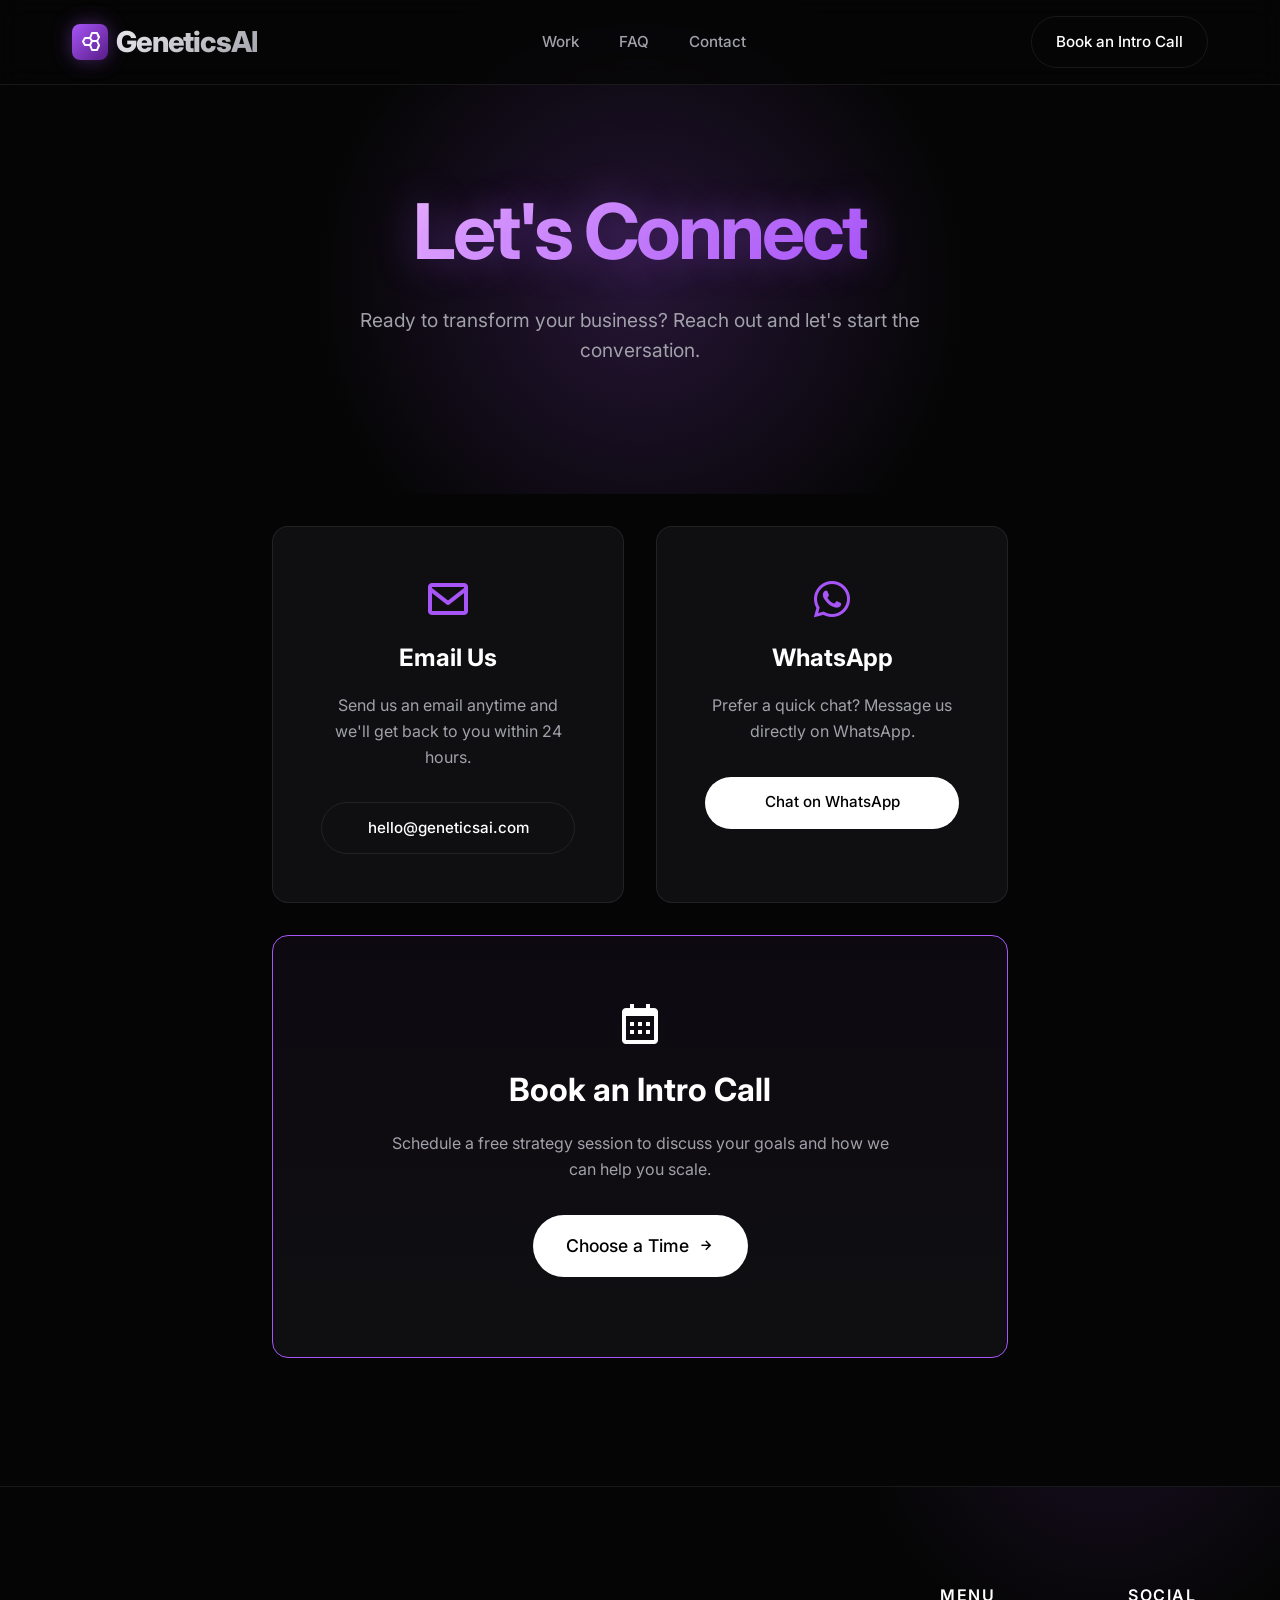
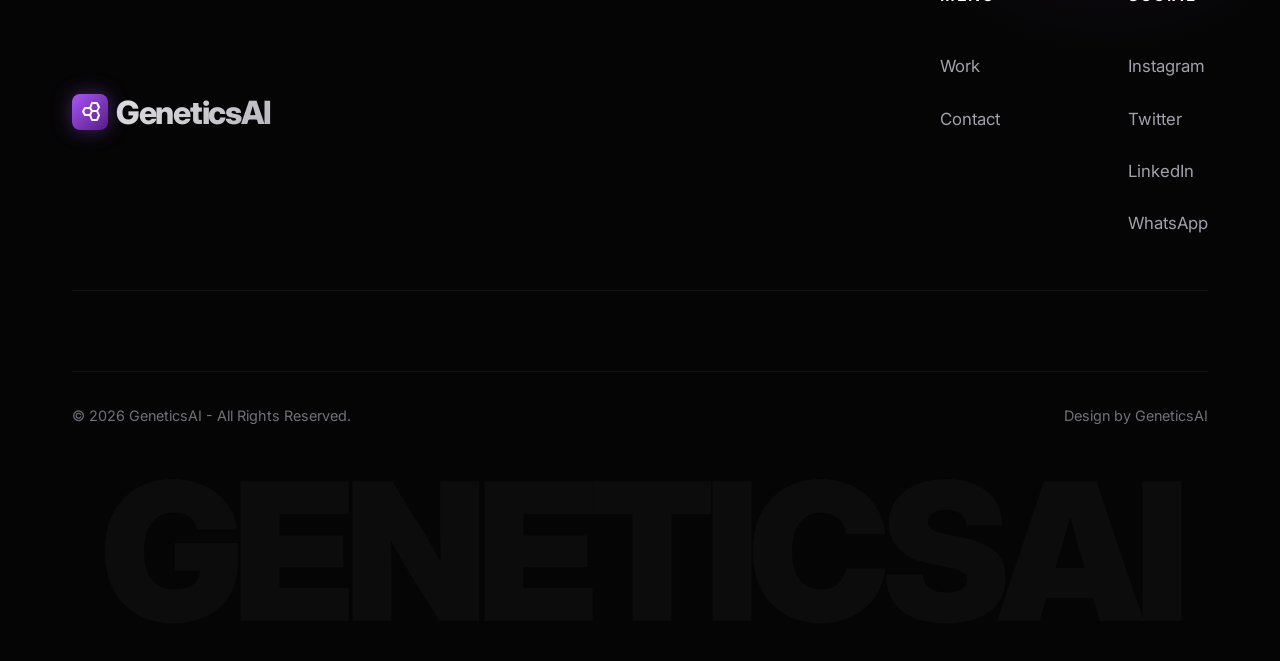
<file: contact.html>
<!DOCTYPE html>
<html lang="en">
<head>
    <meta charset="UTF-8">
    <meta name="viewport" content="width=device-width, initial-scale=1.0">
    <title>Contact | GeneticsAI</title>
    <meta name="description" content="Get in touch with GeneticsAI to build revenue-driving websites and AI automations.">
    <!-- Google Fonts: Inter -->
    <link rel="preconnect" href="https://fonts.googleapis.com">
    <link rel="preconnect" href="https://fonts.gstatic.com" crossorigin>
    <link href="https://fonts.googleapis.com/css2?family=Inter:wght@300;400;500;600;700;800;900&display=swap" rel="stylesheet">
    <!-- Main CSS -->
    <link rel="stylesheet" href="style.css">
    <!-- Boxicons -->
    <link href='https://unpkg.com/boxicons@2.1.4/css/boxicons.min.css' rel='stylesheet'>
</head>
<body>

    <!-- Navbar -->
    <nav class="navbar">
        <div class="nav-container">
            <a href="index.html" class="logo"><span class="logo-icon"><i class='bx bx-hive'></i></span> GeneticsAI</a>
            <div class="nav-links">
                <a href="index.html#services">Work</a>
                <a href="index.html#faq">FAQ</a>
                <a href="contact.html" class="contact-link">Contact</a>
            </div>
            <a href="https://calendly.com/sarthakgaikwad378/30min" target="_blank" class="btn btn-outline nav-btn">Book an Intro Call</a>
            <div class="menu-toggle">
                <i class='bx bx-menu'></i>
            </div>
        </div>
    </nav>

    <!-- Mobile Menu Overlay -->
    <div class="mobile-menu">
        <div class="mobile-menu-header">
            <a href="index.html" class="logo"><span class="logo-icon"><i class='bx bx-hive'></i></span> GeneticsAI</a>
            <i class='bx bx-x close-menu'></i>
        </div>
        <div class="mobile-nav-links">
            <a href="index.html#services">Work</a>
            <a href="index.html#faq">FAQ</a>
            <a href="contact.html">Contact</a>
            <a href="https://calendly.com/sarthakgaikwad378/30min" target="_blank" class="btn btn-primary">Book an Intro Call</a>
        </div>
    </div>

    <!-- Contact Hero -->
    <header class="hero contact-hero" style="padding-top: 12rem; padding-bottom: 5rem;">
        <div class="hero-container">
            <div class="hero-content">
                <h1 class="hero-title" style="font-size: clamp(3rem, 6vw, 5rem);">
                    <span class="purple-glow-text">Let's Connect</span>
                </h1>
                <p class="hero-subtitle">Ready to transform your business? Reach out and let's start the conversation.</p>
            </div>
        </div>
    </header>

    <!-- Contact Details Section -->
    <section class="contact-section" style="padding: 2rem 0 8rem 0;">
        <div class="container" style="max-width: 800px; margin: 0 auto;">
            <div class="contact-grid" style="display: grid; grid-template-columns: repeat(auto-fit, minmax(300px, 1fr)); gap: 2rem;">
                
                <div class="contact-card" style="background: var(--bg-surface); border: 1px solid var(--border-color); padding: 3rem; border-radius: var(--border-radius); text-align: center; transition: all 0.3s ease;">
                    <i class='bx bx-envelope' style="font-size: 3rem; color: var(--accent-color); margin-bottom: 1rem;"></i>
                    <h3 style="font-size: 1.5rem; margin-bottom: 1rem;">Email Us</h3>
                    <p style="color: var(--text-secondary); margin-bottom: 2rem;">Send us an email anytime and we'll get back to you within 24 hours.</p>
                    <a href="mailto:hello@geneticsai.com" class="btn btn-outline" style="width: 100%;">hello@geneticsai.com</a>
                </div>

                <div class="contact-card" style="background: var(--bg-surface); border: 1px solid var(--border-color); padding: 3rem; border-radius: var(--border-radius); text-align: center; transition: all 0.3s ease;">
                    <i class='bx bxl-whatsapp' style="font-size: 3rem; color: var(--accent-color); margin-bottom: 1rem;"></i>
                    <h3 style="font-size: 1.5rem; margin-bottom: 1rem;">WhatsApp</h3>
                    <p style="color: var(--text-secondary); margin-bottom: 2rem;">Prefer a quick chat? Message us directly on WhatsApp.</p>
                    <a href="https://wa.me/917517482693" target="_blank" class="btn btn-primary" style="width: 100%;">Chat on WhatsApp</a>
                </div>

            </div>

            <div class="calendly-card" style="margin-top: 2rem; background: linear-gradient(180deg, rgba(168, 85, 247, 0.05) 0%, var(--bg-surface) 100%); border: 1px solid var(--accent-color); padding: clamp(2rem, 5vw, 4rem); border-radius: var(--border-radius); text-align: center;">
                <i class='bx bx-calendar' style="font-size: 3rem; color: var(--text-primary); margin-bottom: 1rem;"></i>
                <h3 style="font-size: clamp(1.5rem, 4vw, 2rem); margin-bottom: 1rem;">Book an Intro Call</h3>
                <p style="color: var(--text-secondary); margin-bottom: 2rem; max-width: 500px; margin-left: auto; margin-right: auto;">Schedule a free strategy session to discuss your goals and how we can help you scale.</p>
                <a href="https://calendly.com/sarthakgaikwad378/30min" target="_blank" class="btn btn-primary lg-btn pulse-glow" style="margin-bottom: 1rem;">Choose a Time <i class='bx bx-right-arrow-alt'></i></a>
            </div>
        </div>
    </section>

    <!-- Footer -->
    <footer>
        <div class="footer-glow"></div>
        <div class="container footer-container">
            <div class="footer-top">
                <a href="index.html" class="logo footer-logo"><span class="logo-icon"><i class='bx bx-hive'></i></span> GeneticsAI</a>
                
                <div class="footer-links">
                    <div class="footer-col">
                        <h4>Menu</h4>
                        <a href="index.html#services">Work</a>
                        <a href="contact.html">Contact</a>
                    </div>
                    <div class="footer-col">
                        <h4>Social</h4>
                        <a href="https://www.instagram.com/genetics__ai?igsh=MWlwdm1oczJ4MHgxNg==" target="_blank">Instagram</a>
                        <a href="#" target="_blank">Twitter</a>
                        <a href="#" target="_blank">LinkedIn</a>
                        <a href="https://wa.me/917517482693" target="_blank">WhatsApp</a>
                    </div>
                </div>
            </div>
            
            <div class="footer-bottom">
                <p>&copy; 2026 GeneticsAI - All Rights Reserved.</p>
                <p>Design by GeneticsAI</p>
            </div>
        </div>
        <div class="footer-watermark">GENETICSAI</div>
    </footer>

    <!-- Main JS -->
    <script src="script.js"></script>
    <script>
        // Simple hover effect for contact cards
        document.querySelectorAll('.contact-card').forEach(card => {
            card.addEventListener('mouseenter', () => {
                card.style.transform = 'translateY(-5px)';
                card.style.borderColor = 'var(--accent-color)';
                card.style.boxShadow = '0 10px 30px rgba(168, 85, 247, 0.1)';
            });
            card.addEventListener('mouseleave', () => {
                card.style.transform = 'translateY(0)';
                card.style.borderColor = 'var(--border-color)';
                card.style.boxShadow = 'none';
            });
        });
    </script>
</body>
</html>
</file>
<file: style.css>
/* 
  GeneticsAI - Premium Dark Theme CSS
*/

:root {
    /* Deep Dark Backgrounds */
    --bg-base: #050505;
    --bg-surface: #0f0f11;
    --bg-surface-hover: #16161a;
    --bg-card: rgba(15, 15, 17, 0.7);
    
    /* Text Colors */
    --text-primary: #ffffff;
    --text-secondary: #a1a1aa;
    --text-muted: #71717a;

    /* Accents (Purple) */
    --accent-color: #a855f7;
    --accent-glow: rgba(168, 85, 247, 0.4);
    --accent-hover: #9333ea;

    /* Borders */
    --border-color: rgba(255, 255, 255, 0.08);

    /* Typography */
    --font-main: 'Inter', sans-serif;
    
    /* Spacing & Sizes */
    --container-width: 1200px;
    --section-padding: 8rem 0;
    --border-radius: 16px;
    --border-radius-sm: 8px;
    
    /* Transitions */
    --transition-fast: 0.2s ease;
    --transition-smooth: 0.4s cubic-bezier(0.16, 1, 0.3, 1);
}

/* =========================================
   Reset & Base Styles
   ========================================= */
* {
    margin: 0;
    padding: 0;
    box-sizing: border-box;
}

html {
    scroll-behavior: smooth;
}

body {
    font-family: var(--font-main);
    background-color: var(--bg-base);
    color: var(--text-primary);
    line-height: 1.6;
    overflow-x: hidden;
    -webkit-font-smoothing: antialiased;
}

a {
    text-decoration: none;
    color: inherit;
    transition: color var(--transition-fast);
}

ul {
    list-style: none;
}

.container {
    max-width: var(--container-width);
    margin: 0 auto;
    padding: 0 2rem;
}

/* =========================================
   Typography & Utilities
   ========================================= */
.purple-glow-text {
    background: linear-gradient(135deg, #e8b0ff, var(--accent-color));
    -webkit-background-clip: text;
    -webkit-text-fill-color: transparent;
    text-shadow: 0 0 40px var(--accent-glow);
}

.section-label {
    font-size: 1rem;
    font-weight: 500;
    color: var(--text-secondary);
    text-transform: uppercase;
    letter-spacing: 0.05em;
    margin-bottom: 3rem;
    display: flex;
    align-items: center;
    gap: 1rem;
}

.section-label::before {
    content: '';
    display: block;
    width: 8px;
    height: 8px;
    background-color: var(--accent-color);
    border-radius: 50%;
    box-shadow: 0 0 10px var(--accent-glow);
}

/* =========================================
   Buttons
   ========================================= */
.btn {
    display: inline-flex;
    align-items: center;
    justify-content: center;
    gap: 0.5rem;
    padding: 0.8rem 1.5rem;
    font-size: 0.95rem;
    font-weight: 500;
    border-radius: 100px;
    cursor: pointer;
    transition: all var(--transition-smooth);
    border: 1px solid transparent;
}

.btn-primary {
    background-color: #fff;
    color: #000;
}

.btn-primary:hover {
    background-color: #f0f0f0;
    transform: translateY(-2px);
    box-shadow: 0 10px 20px rgba(255, 255, 255, 0.1);
}

.btn-outline {
    background-color: transparent;
    color: var(--text-primary);
    border-color: var(--border-color);
}

.btn-outline:hover {
    border-color: var(--text-primary);
    background-color: rgba(255, 255, 255, 0.05);
}

.lg-btn {
    padding: 1rem 2rem;
    font-size: 1.1rem;
}

.pulse-glow {
    animation: pulseGlow 2s infinite;
}

@keyframes pulseGlow {
    0% { box-shadow: 0 0 0 0 rgba(255, 255, 255, 0.4); }
    70% { box-shadow: 0 0 0 15px rgba(255, 255, 255, 0); }
    100% { box-shadow: 0 0 0 0 rgba(255, 255, 255, 0); }
}

/* =========================================
   Navbar & Logo
   ========================================= */
.navbar {
    position: fixed;
    top: 0;
    left: 0;
    width: 100%;
    z-index: 100;
    background: rgba(5, 5, 5, 0.8);
    backdrop-filter: blur(12px);
    border-bottom: 1px solid var(--border-color);
    transition: all var(--transition-fast);
}

.nav-container {
    max-width: var(--container-width);
    margin: 0 auto;
    padding: 1rem 2rem;
    display: flex;
    justify-content: space-between;
    align-items: center;
}

/* Enhanced Logo Design */
.logo {
    display: inline-flex;
    align-items: center;
    gap: 0.5rem;
    font-size: 1.8rem;
    font-weight: 800;
    letter-spacing: -0.04em;
    background: linear-gradient(135deg, #ffffff 0%, var(--text-secondary) 100%);
    -webkit-background-clip: text;
    -webkit-text-fill-color: transparent;
    position: relative;
    z-index: 10;
}

.logo-icon {
    display: inline-flex;
    align-items: center;
    justify-content: center;
    width: 36px;
    height: 36px;
    background: linear-gradient(135deg, var(--accent-color), #581c87);
    border-radius: 8px;
    -webkit-text-fill-color: #fff;
    font-size: 1.5rem;
    box-shadow: 0 0 20px var(--accent-glow);
}

.nav-links {
    display: flex;
    gap: 2.5rem;
}

.nav-links a {
    font-size: 0.95rem;
    font-weight: 500;
    color: var(--text-secondary);
}

.nav-links a:hover {
    color: var(--text-primary);
}

.menu-toggle {
    display: none;
    font-size: 1.8rem;
    color: var(--text-primary);
    cursor: pointer;
}

/* Mobile Menu */
.mobile-menu {
    position: fixed;
    top: 0;
    right: -100%;
    width: 100%;
    height: 100vh;
    background-color: rgba(5, 5, 5, 0.95);
    backdrop-filter: blur(16px);
    -webkit-backdrop-filter: blur(16px);
    z-index: 1000;
    padding: 2rem;
    transition: right 0.5s cubic-bezier(0.16, 1, 0.3, 1);
    display: flex;
    flex-direction: column;
}

.mobile-menu.active {
    right: 0;
}

.mobile-menu-header {
    display: flex;
    justify-content: space-between;
    align-items: center;
    margin-bottom: 4rem;
}

.close-menu {
    font-size: 2.5rem;
    cursor: pointer;
    color: var(--text-secondary);
    transition: color 0.2s ease;
}

.close-menu:hover {
    color: var(--text-primary);
}

.mobile-nav-links {
    display: flex;
    flex-direction: column;
    gap: 2.5rem;
    margin-top: 2rem;
}

.mobile-nav-links a {
    font-size: 2.5rem;
    font-weight: 600;
    letter-spacing: -0.03em;
    color: var(--text-secondary);
    transition: color 0.3s ease;
}

.mobile-nav-links a:hover {
    color: var(--text-primary);
}

.mobile-nav-links .btn {
    font-size: 1.2rem;
    padding: 1rem 2rem;
    margin-top: 2rem;
    width: fit-content;
}

/* =========================================
   Hero Section
   ========================================= */
.hero {
    padding-top: 15rem;
    padding-bottom: 8rem;
    text-align: center;
    position: relative;
    overflow: hidden;
}

/* Subtle background glow */
.hero::before {
    content: '';
    position: absolute;
    top: -20%;
    left: 50%;
    transform: translateX(-50%);
    width: 60vw;
    height: 60vw;
    background: radial-gradient(circle, var(--accent-glow) 0%, transparent 60%);
    z-index: -1;
    opacity: 0.5;
}

.hero-title {
    font-size: clamp(3rem, 8vw, 6.5rem);
    font-weight: 700;
    line-height: 1.05;
    letter-spacing: -0.04em;
    margin-bottom: 2rem;
    color: #fff;
}

.hero-title span {
    display: inline-block;
}

.hero-subtitle {
    font-size: 1.2rem;
    color: var(--text-secondary);
    max-width: 600px;
    margin: 0 auto 3rem auto;
}

.hero-cta {
    display: flex;
    gap: 1rem;
    justify-content: center;
}

/* =========================================
   Marquee
   ========================================= */
.marquee-section {
    padding: 4rem 0;
    border-top: 1px solid var(--border-color);
    border-bottom: 1px solid var(--border-color);
    background: var(--bg-surface);
    overflow: hidden;
}

.marquee-title {
    text-align: center;
    color: var(--text-secondary);
    font-size: 0.9rem;
    text-transform: uppercase;
    letter-spacing: 0.05em;
    margin-bottom: 2rem;
}

.marquee-container {
    display: flex;
    white-space: nowrap;
    position: relative;
}

.marquee-content {
    display: flex;
    gap: 4rem;
    animation: scroll 30s linear infinite;
    padding-left: 4rem;
}

.marquee-content span {
    font-size: 1.5rem;
    font-weight: 700;
    color: var(--text-muted);
    letter-spacing: -0.02em;
}

@keyframes scroll {
    0% { transform: translateX(0); }
    100% { transform: translateX(-50%); }
}

/* =========================================
   Services Section
   ========================================= */
.services-section {
    padding: var(--section-padding);
}

.service-row {
    display: flex;
    align-items: center;
    gap: 6rem;
    margin-bottom: 8rem;
}

.service-row.reverse {
    flex-direction: row-reverse;
}

.service-row:last-child {
    margin-bottom: 0;
}

.service-content {
    flex: 1;
}

.service-title {
    font-size: 1rem;
    color: var(--accent-color);
    text-transform: uppercase;
    letter-spacing: 0.05em;
    margin-bottom: 1rem;
}

.service-headline {
    font-size: clamp(2.5rem, 4vw, 3.5rem);
    font-weight: 600;
    line-height: 1.1;
    letter-spacing: -0.03em;
    margin-bottom: 1.5rem;
}

.service-desc {
    font-size: 1.1rem;
    color: var(--text-secondary);
}

.service-visual {
    flex: 1;
    background: var(--bg-surface);
    border: 1px solid var(--border-color);
    border-radius: var(--border-radius);
    padding: 2rem;
    height: 400px;
    display: flex;
    align-items: center;
    justify-content: center;
    position: relative;
    overflow: hidden;
}

.mockup-window {
    width: 80%;
    height: 80%;
    background: var(--bg-base);
    border: 1px solid var(--border-color);
    border-radius: var(--border-radius-sm);
    display: flex;
    flex-direction: column;
    box-shadow: 0 20px 40px rgba(0,0,0,0.5);
}

.mockup-header {
    height: 30px;
    border-bottom: 1px solid var(--border-color);
    display: flex;
    align-items: center;
    padding: 0 1rem;
    gap: 6px;
}

.mockup-header i {
    display: block;
    width: 10px;
    height: 10px;
    border-radius: 50%;
    background: #333;
}

.mockup-body {
    flex: 1;
    padding: 1rem;
}

.mockup-web {
    background: linear-gradient(180deg, var(--bg-surface) 0%, var(--bg-base) 100%);
    display: flex;
    flex-direction: column;
    padding: 1.5rem !important; /* override default padding for this specific mockup */
}

/* Wireframe UI for Web Mockup */
.mw-nav {
    display: flex;
    justify-content: space-between;
    align-items: center;
    margin-bottom: 2rem;
}

.mw-logo {
    width: 40px;
    height: 12px;
    background: var(--text-primary);
    border-radius: 4px;
}

.mw-links {
    display: flex;
    gap: 8px;
}

.mw-line {
    width: 20px;
    height: 4px;
    background: var(--border-color);
    border-radius: 2px;
}

.mw-hero {
    display: flex;
    flex-direction: column;
    align-items: center;
    gap: 10px;
    margin-bottom: 2rem;
}

.mw-title {
    width: 80%;
    height: 18px;
    background: var(--text-primary);
    border-radius: 4px;
}

.mw-title.short {
    width: 50%;
}

.mw-subtitle {
    width: 60%;
    height: 8px;
    background: var(--text-secondary);
    border-radius: 4px;
    margin-top: 5px;
}

.mw-btn {
    width: 80px;
    height: 24px;
    background: var(--accent-color);
    border-radius: 12px;
    margin-top: 10px;
}

.mw-grid {
    display: flex;
    gap: 10px;
}

.mw-card {
    flex: 1;
    height: 60px;
    background: rgba(255, 255, 255, 0.03);
    border: 1px solid var(--border-color);
    border-radius: 8px;
}

.mockup-ai {
    display: flex;
    flex-direction: column;
    gap: 1rem;
    justify-content: flex-end;
}

.chat-bubble {
    padding: 0.8rem 1rem;
    border-radius: 12px;
    font-size: 0.85rem;
    max-width: 80%;
}

.chat-bubble.left {
    background: var(--bg-surface);
    align-self: flex-start;
}

.chat-bubble.right {
    background: var(--accent-color);
    color: #fff;
    align-self: flex-end;
}

.mockup-brand {
    display: flex;
    flex-direction: column;
    padding: 1.5rem !important;
    background: linear-gradient(180deg, var(--bg-surface) 0%, var(--bg-base) 100%);
}

/* E-Commerce UI Wireframe */
.ecom-nav {
    display: flex;
    justify-content: space-between;
    align-items: center;
    margin-bottom: 2rem;
}

.ecom-logo {
    width: 60px;
    height: 12px;
    background: var(--text-primary);
    border-radius: 4px;
}

.ecom-cart {
    color: var(--text-primary);
    font-size: 1.2rem;
    background: rgba(255, 255, 255, 0.05);
    padding: 4px 8px;
    border-radius: 6px;
    border: 1px solid var(--border-color);
}

.ecom-hero {
    display: flex;
    gap: 1.5rem;
    align-items: center;
}

.ecom-product-img {
    flex: 1;
    height: 120px;
    background: var(--accent-glow);
    border-radius: 8px;
    border: 1px solid var(--accent-color);
}

.ecom-details {
    flex: 1;
    display: flex;
    flex-direction: column;
    gap: 10px;
}

.ecom-title {
    width: 90%;
    height: 14px;
    background: var(--text-primary);
    border-radius: 4px;
}

.ecom-price {
    width: 40%;
    height: 12px;
    background: var(--text-secondary);
    border-radius: 4px;
}

.ecom-btn {
    width: 100%;
    height: 28px;
    background: var(--accent-color);
    border-radius: 4px;
    margin-top: 5px;
}

/* Voice Agent UI Wireframe */
.mockup-voice {
    display: flex;
    flex-direction: column;
    align-items: center;
    justify-content: center;
    gap: 2rem;
    padding: 2rem !important;
    background: linear-gradient(180deg, var(--bg-surface) 0%, var(--bg-base) 100%);
}

.voice-avatar {
    width: 80px;
    height: 80px;
    border-radius: 50%;
    background: var(--accent-color);
    display: flex;
    align-items: center;
    justify-content: center;
    font-size: 2.5rem;
    color: #fff;
    box-shadow: 0 0 30px var(--accent-glow);
}

.voice-wave {
    display: flex;
    align-items: center;
    gap: 6px;
    height: 40px;
}

.voice-wave span {
    display: block;
    width: 6px;
    height: 10px;
    background: var(--text-primary);
    border-radius: 3px;
    animation: soundWave 1.2s ease-in-out infinite alternate;
}

.voice-wave span:nth-child(1) { animation-delay: 0.1s; height: 15px; }
.voice-wave span:nth-child(2) { animation-delay: 0.3s; height: 30px; }
.voice-wave span:nth-child(3) { animation-delay: 0.5s; height: 40px; background: var(--accent-color); }
.voice-wave span:nth-child(4) { animation-delay: 0.2s; height: 25px; }
.voice-wave span:nth-child(5) { animation-delay: 0.4s; height: 10px; }

@keyframes soundWave {
    0% { transform: scaleY(0.5); }
    100% { transform: scaleY(1.5); }
}

.voice-status {
    font-size: 0.9rem;
    color: var(--text-secondary);
    text-transform: uppercase;
    letter-spacing: 2px;
}

/* SaaS UI Wireframe */
.mockup-saas {
    display: flex;
    padding: 0 !important;
    background: var(--bg-surface);
}

.saas-sidebar {
    width: 25%;
    background: rgba(0, 0, 0, 0.5);
    border-right: 1px solid var(--border-color);
    padding: 1rem;
    display: flex;
    flex-direction: column;
    gap: 10px;
}

.saas-nav-item {
    width: 100%;
    height: 12px;
    background: rgba(255, 255, 255, 0.05);
    border-radius: 4px;
}

.saas-nav-item:first-child {
    background: var(--accent-color);
    opacity: 0.8;
}

.saas-content {
    flex: 1;
    padding: 1rem;
    display: flex;
    flex-direction: column;
    gap: 1rem;
}

.saas-header-bar {
    display: flex;
    justify-content: space-between;
    align-items: center;
}

.saas-search {
    width: 50%;
    height: 14px;
    background: rgba(255, 255, 255, 0.05);
    border-radius: 4px;
}

.saas-user {
    width: 20px;
    height: 20px;
    background: var(--text-primary);
    border-radius: 50%;
}

.saas-metrics {
    display: flex;
    gap: 10px;
}

.saas-metric-card {
    flex: 1;
    height: 40px;
    background: rgba(255, 255, 255, 0.03);
    border: 1px solid var(--border-color);
    border-radius: 6px;
}

.saas-chart {
    flex: 1;
    background: rgba(255, 255, 255, 0.02);
    border: 1px solid var(--border-color);
    border-radius: 6px;
    display: flex;
    align-items: flex-end;
    justify-content: space-around;
    padding: 10px;
    gap: 5px;
}

.saas-bar {
    width: 15%;
    background: var(--text-secondary);
    border-radius: 2px 2px 0 0;
}

/* =========================================
   Testimonials
   ========================================= */
.testimonials-section {
    padding: var(--section-padding);
    background: var(--bg-surface);
}

.testimonials-grid {
    display: grid;
    grid-template-columns: repeat(auto-fit, minmax(min(100%, 300px), 1fr));
    gap: 2rem;
}

.testimonial-card {
    background: var(--bg-base);
    border: 1px solid var(--border-color);
    padding: 2.5rem;
    border-radius: var(--border-radius);
    display: flex;
    flex-direction: column;
    justify-content: space-between;
}

.testimonial-text {
    font-size: 1.1rem;
    color: var(--text-primary);
    margin-bottom: 2rem;
    font-weight: 400;
}

.testimonial-author {
    display: flex;
    align-items: center;
    gap: 1rem;
}

.author-avatar img {
    width: 48px;
    height: 48px;
    border-radius: 50%;
    object-fit: cover;
}

.author-info {
    display: flex;
    flex-direction: column;
}

.author-info strong {
    font-weight: 500;
}

.author-info span {
    font-size: 0.85rem;
    color: var(--text-secondary);
}

/* =========================================
   Plans Section
   ========================================= */
.plans-section {
    padding: var(--section-padding);
}

.plans-grid {
    display: grid;
    grid-template-columns: repeat(2, 1fr);
    gap: 2rem;
}

.plan-card {
    background: linear-gradient(180deg, rgba(168, 85, 247, 0.05) 0%, var(--bg-surface) 100%);
    border: 1px solid var(--accent-color);
    padding: clamp(1.5rem, 4vw, 3rem);
    border-radius: var(--border-radius);
    display: flex;
    flex-direction: column;
}

.plan-card.featured {
    border-color: var(--accent-color);
    background: linear-gradient(180deg, rgba(168, 85, 247, 0.05) 0%, var(--bg-surface) 100%);
}

.plan-title {
    font-size: clamp(1.1rem, 3vw, 1.8rem);
    margin-bottom: 1rem;
    letter-spacing: -0.02em;
}

.plan-desc {
    color: var(--text-secondary);
    font-size: clamp(0.85rem, 2vw, 1rem);
    margin-bottom: 2rem;
    min-height: 50px;
}

.plan-features {
    margin-bottom: 3rem;
    flex: 1;
}

.plan-features li {
    display: flex;
    align-items: flex-start;
    gap: 0.8rem;
    margin-bottom: 1rem;
    color: var(--text-secondary);
    font-size: clamp(0.85rem, 2vw, 1rem);
}

.plan-features i {
    color: var(--text-primary);
    font-size: 1.2rem;
}

.plan-btn {
    width: 100%;
}

/* =========================================
   About Section
   ========================================= */
.about-section {
    padding: var(--section-padding);
    background: var(--bg-surface);
}

.about-content {
    max-width: 800px;
}

.about-text {
    font-size: clamp(1.5rem, 3vw, 2.5rem);
    font-weight: 500;
    line-height: 1.3;
    color: var(--text-secondary);
}

.about-text::first-line {
    color: var(--text-primary);
}

/* =========================================
   FAQ Section
   ========================================= */
.faq-section {
    padding: var(--section-padding);
}

.faq-container {
    display: grid;
    grid-template-columns: 1fr 2fr;
    gap: 4rem;
}

.faq-title {
    font-size: clamp(2rem, 4vw, 3rem);
    letter-spacing: -0.03em;
    position: sticky;
    top: 100px;
}

.faq-list {
    display: flex;
    flex-direction: column;
}

.faq-item {
    border-bottom: 1px solid var(--border-color);
    padding: 1.5rem 0;
}

.faq-question {
    display: flex;
    justify-content: space-between;
    align-items: center;
    font-size: 1.2rem;
    font-weight: 500;
    cursor: pointer;
    transition: color var(--transition-fast);
}

.faq-question:hover {
    color: var(--accent-color);
}

.faq-question i {
    font-size: 1.5rem;
    transition: transform 0.3s ease;
}

.faq-answer {
    max-height: 0;
    overflow: hidden;
    transition: max-height 0.3s ease, padding 0.3s ease;
    color: var(--text-secondary);
}

.faq-item.active .faq-answer {
    max-height: 200px; /* arbitrary max height for animation */
    padding-top: 1rem;
}

.faq-item.active .faq-question i {
    transform: rotate(45deg);
}

/* =========================================
   Final CTA
   ========================================= */
.final-cta {
    padding: 10rem 0;
    text-align: center;
    background: radial-gradient(circle at center, var(--bg-surface) 0%, var(--bg-base) 100%);
    border-top: 1px solid var(--border-color);
}

.final-cta-container {
    max-width: 800px;
}

.cta-title {
    font-size: clamp(2.5rem, 5vw, 4.5rem);
    letter-spacing: -0.03em;
    margin-bottom: 1.5rem;
}

.cta-subtitle {
    font-size: 1.2rem;
    color: var(--text-secondary);
    margin-bottom: 3rem;
}

.cta-buttons {
    display: flex;
    flex-direction: column;
    align-items: center;
    gap: 1rem;
}

.urgency-text {
    font-size: 0.9rem;
    color: var(--text-secondary);
}

/* =========================================
   Enhanced Footer
   ========================================= */
footer {
    position: relative;
    padding: 6rem 0 2rem 0;
    background: var(--bg-base);
    border-top: 1px solid var(--border-color);
    overflow: hidden;
}

.footer-glow {
    position: absolute;
    top: -50%;
    right: -10%;
    width: 600px;
    height: 600px;
    background: radial-gradient(circle, var(--accent-glow) 0%, transparent 60%);
    opacity: 0.3;
    z-index: 0;
    pointer-events: none;
}

.footer-watermark {
    text-align: center;
    font-size: 15vw;
    font-weight: 900;
    color: rgba(255, 255, 255, 0.03);
    white-space: nowrap;
    letter-spacing: -0.05em;
    user-select: none;
    line-height: 0.8;
    margin-top: 3rem;
    pointer-events: none;
}

.footer-container {
    position: relative;
    z-index: 10;
}

.footer-top {
    display: flex;
    justify-content: space-between;
    margin-bottom: 5rem;
    padding-bottom: 3rem;
    border-bottom: 1px solid rgba(255, 255, 255, 0.05);
}

.footer-logo {
    font-size: 2rem;
}

.footer-links {
    display: flex;
    gap: 8rem;
}

.footer-col {
    display: flex;
    flex-direction: column;
    gap: 1rem;
}

.footer-col h4 {
    font-size: 1rem;
    color: #fff;
    text-transform: uppercase;
    letter-spacing: 0.1em;
    margin-bottom: 1.5rem;
    font-weight: 600;
}

.footer-col a {
    color: var(--text-secondary);
    font-size: 1.05rem;
    padding: 0.3rem 0;
    position: relative;
    width: fit-content;
}

.footer-col a::after {
    content: '';
    position: absolute;
    bottom: 0;
    left: 0;
    width: 0;
    height: 1px;
    background: var(--accent-color);
    transition: width 0.3s ease;
}

.footer-col a:hover {
    color: #fff;
}

.footer-col a:hover::after {
    width: 100%;
}

.footer-bottom {
    display: flex;
    justify-content: space-between;
    border-top: 1px solid rgba(255, 255, 255, 0.05);
    padding-top: 2rem;
    color: var(--text-muted);
    font-size: 0.9rem;
}

/* =========================================
   Responsive Design
   ========================================= */
@media (max-width: 992px) {
    .nav-links, .nav-btn {
        display: none;
    }
    .menu-toggle {
        display: block;
    }
    
    .hero {
        padding-top: 10rem;
    }

    .service-row, .service-row.reverse {
        flex-direction: column;
        gap: 3rem;
    }

    /* Reset animations to slide up instead of sideways on smaller screens */
    .service-row .service-content,
    .service-row.reverse .service-content,
    .service-row .service-visual,
    .service-row.reverse .service-visual {
        transform: translateY(40px);
    }
    
    .service-row.animate-in .service-content,
    .service-row.animate-in .service-visual {
        transform: translateY(0);
    }
    
    .service-visual {
        width: 100%;
        height: auto;
        min-height: 400px;
    }
    
    .faq-container {
        grid-template-columns: 1fr;
        gap: 2rem;
    }
    
    .faq-title {
        position: relative;
        top: 0;
    }
}

@media (max-width: 768px) {
    .hero-title {
        font-size: clamp(2.5rem, 8vw, 3.5rem);
    }
    .hero-cta {
        flex-direction: column;
    }
    .ecom-hero {
        flex-direction: column;
        align-items: stretch;
    }
    .ecom-product-img {
        width: 100%;
    }
    .mockup-window {
        width: 100%;
        height: 100%;
    }
    .footer-top {
        flex-direction: column;
        gap: 3rem;
    }
    .footer-links {
        flex-direction: column;
        gap: 3rem;
    }
    .footer-bottom {
        flex-direction: column;
        gap: 1rem;
        text-align: center;
    }
    .plans-grid {
        gap: 1rem;
    }
}

@media (max-width: 480px) {
    .container {
        padding: 0 1.2rem;
    }
    :root {
        --section-padding: 5rem 0;
    }
    .lg-btn {
        padding: 0.8rem 1.5rem;
        font-size: 1rem;
    }
    .mw-grid {
        flex-direction: column;
    }
    .saas-sidebar {
        display: none;
    }
    .plans-grid {
        gap: 0.8rem;
    }
    .marquee-content {
        gap: 2rem;
    }
    .marquee-content span {
        font-size: 1.2rem;
    }
    .service-visual {
        padding: 1rem;
        min-height: 350px;
    }
    .mockup-brand, .mockup-web, .mockup-ai {
        padding: 1rem !important;
    }
}

/* =========================================
   Enhanced Animations
   ========================================= */

/* Initial states for intersection observer */
.service-row .service-content {
    opacity: 0;
    transform: translateX(-50px);
    transition: opacity 0.8s ease-out, transform 0.8s ease-out;
}

.service-row.reverse .service-content {
    transform: translateX(50px);
}

.service-row .service-visual {
    opacity: 0;
    transform: translateX(50px);
    transition: opacity 0.8s ease-out 0.2s, transform 0.8s ease-out 0.2s;
}

.service-row.reverse .service-visual {
    transform: translateX(-50px);
}

.testimonial-card, .plan-card {
    opacity: 0;
    transform: translateY(40px);
    transition: opacity 0.6s ease-out, transform 0.6s ease-out;
}

/* Animated-in states */
.service-row.animate-in .service-content,
.service-row.animate-in .service-visual {
    opacity: 1;
    transform: translateX(0);
}

.testimonial-card.animate-in, .plan-card.animate-in {
    opacity: 1;
    transform: translateY(0);
}

/* Continuous Floating Animation for Mockups */
.mockup-window {
    animation: floatMockup 6s ease-in-out infinite;
    transition: transform 0.5s ease, box-shadow 0.5s ease;
}

@keyframes floatMockup {
    0% { transform: translateY(0px); }
    50% { transform: translateY(-15px); }
    100% { transform: translateY(0px); }
}

/* Hover effects for Mockups */
.service-visual {
    perspective: 1000px;
}

.service-visual:hover .mockup-window {
    transform: scale(1.05) rotateY(-5deg) rotateX(5deg);
    box-shadow: 0 30px 60px rgba(168, 85, 247, 0.2);
    animation-play-state: paused;
}

/* Animated SaaS Bars */
.saas-bar {
    animation: barGrow 2s ease-out infinite alternate;
}
.saas-bar:nth-child(1) { animation-delay: 0.1s; }
.saas-bar:nth-child(2) { animation-delay: 0.3s; }
.saas-bar:nth-child(3) { animation-delay: 0.5s; }
.saas-bar:nth-child(4) { animation-delay: 0.2s; }
.saas-bar:nth-child(5) { animation-delay: 0.4s; }

@keyframes barGrow {
    0% { transform: scaleY(0.8); transform-origin: bottom; }
    100% { transform: scaleY(1.1); transform-origin: bottom; }
}

/* Animated Website Mockup Elements */
.mw-card {
    transition: transform 0.3s ease, background 0.3s ease;
}
.service-visual:hover .mw-card {
    transform: translateY(-5px);
    background: rgba(255, 255, 255, 0.1);
}
</file>
